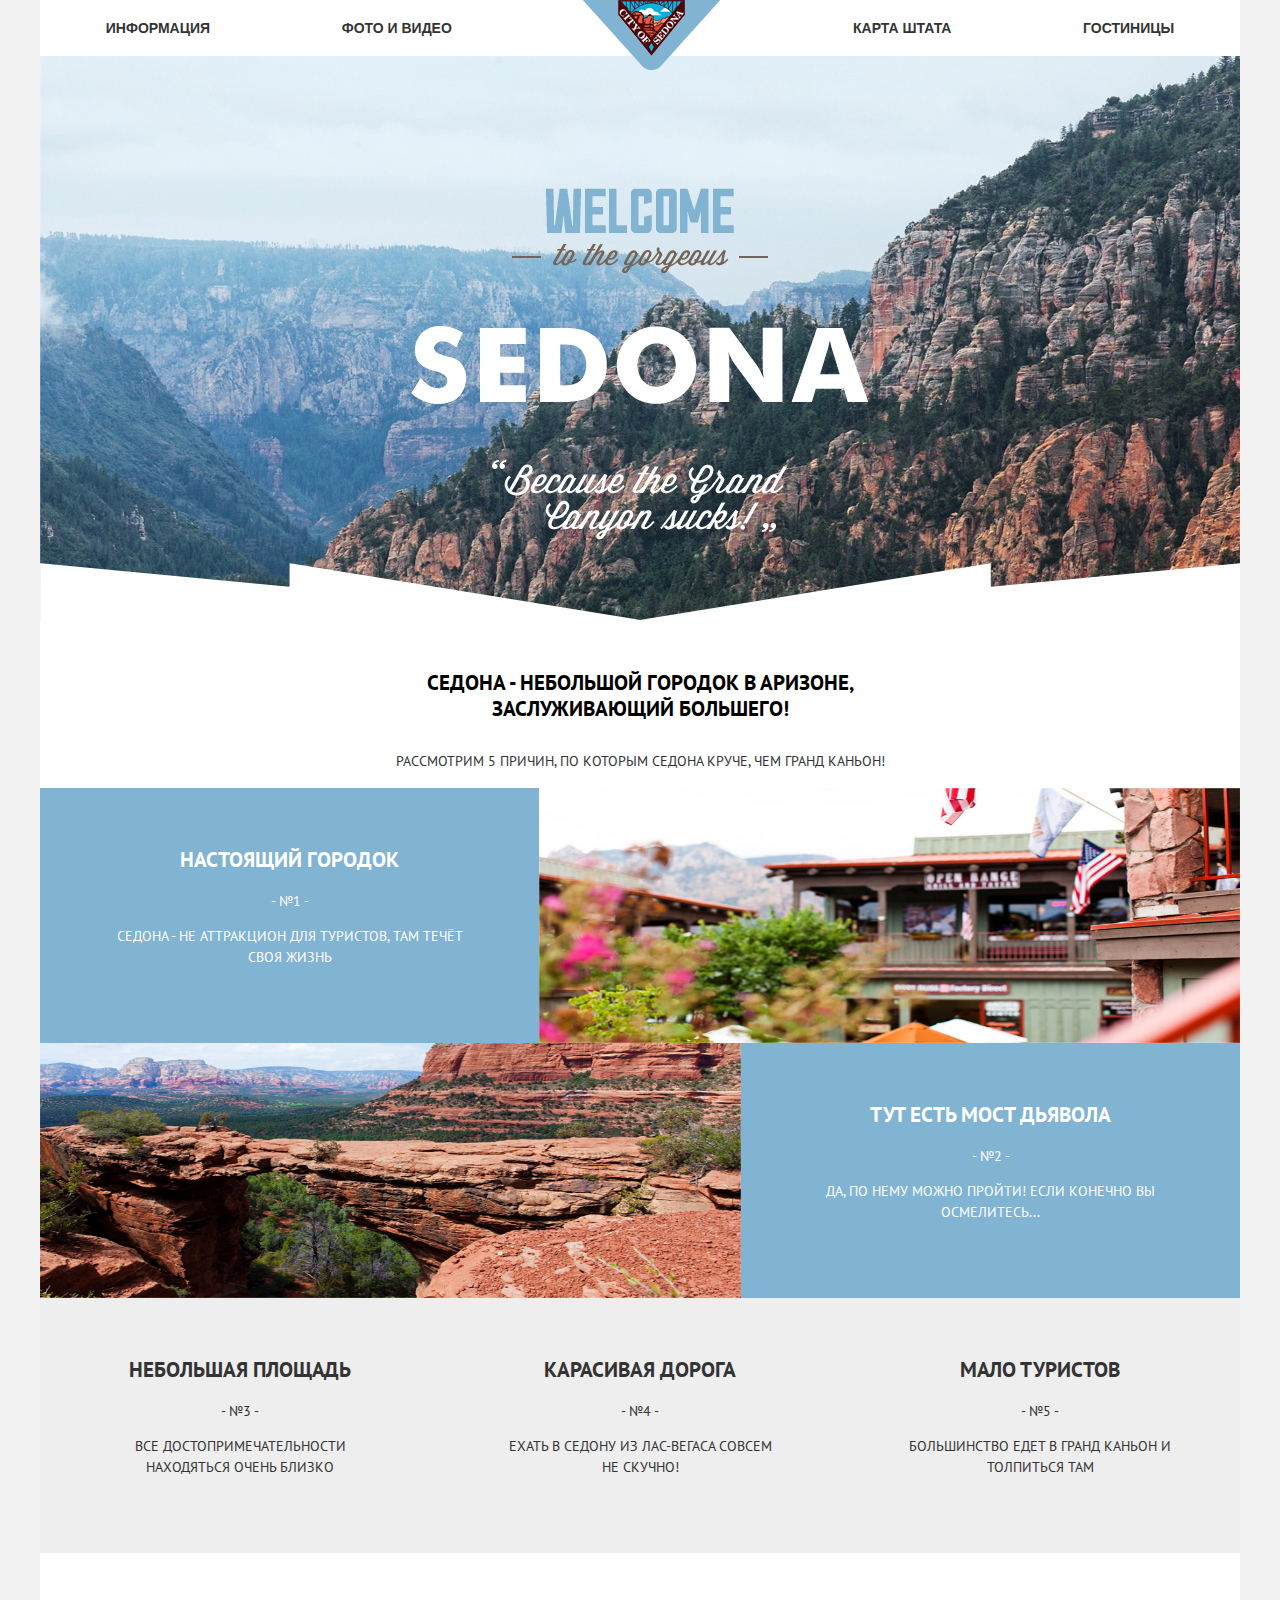
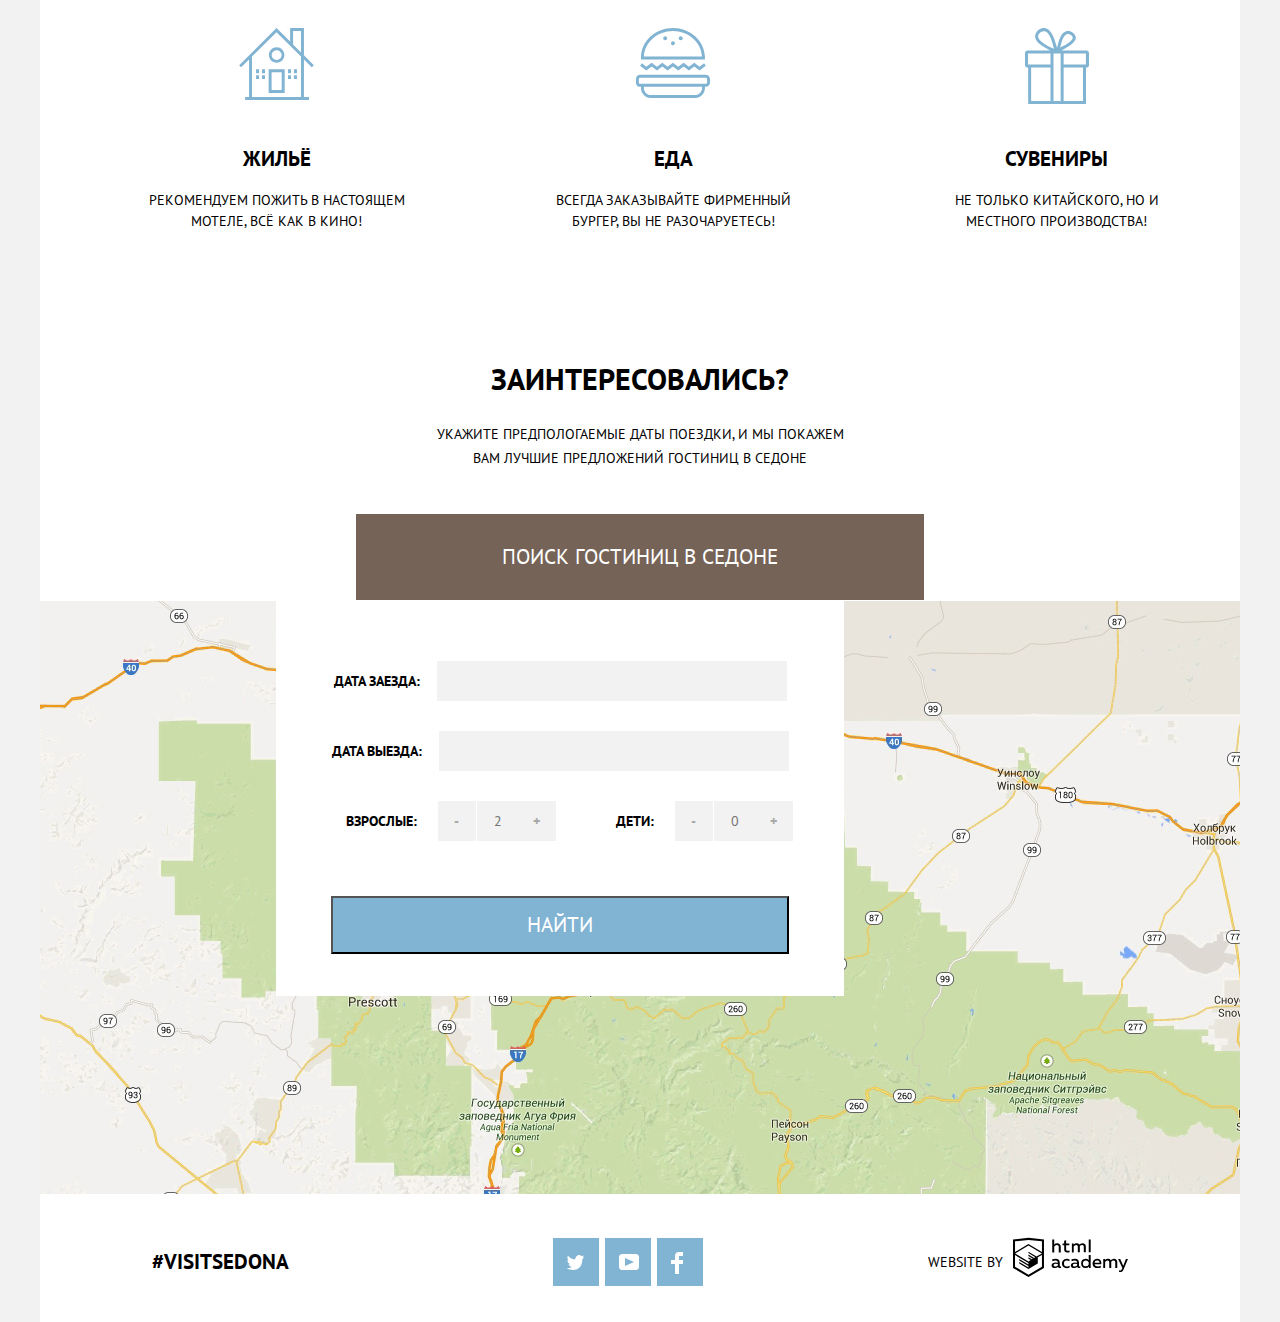
<file: index.html>
<!DOCTYPE html>
<html lang="ru">
  <head>
    <meta charset="utf-8">
    <title>HTML Academy: Седона</title>
    <link rel="stylesheet" href="css/style.css" >
    <link rel="stylesheet" href="css/normalize.css">
    <link href="https://fonts.googleapis.com/css?family=PT+Sans:400,700&amp;subset=cyrillic" rel="stylesheet">
  </head>
  <body>
    <div class="site-container">  
    <header class="main-header">
        <nav class="main-navigation">
          <ul class="site-navigation">
            <li><a href="information.html">ИНФОРМАЦИЯ</a></li>
            <li><a href="photos&videos.html">ФОТО И ВИДЕО</a></li>
            <li class="logo-li"><a class="main-hedder-logo" href="index.html"><img src="img/Логотип.png" alt="Логотип SEDONA" width="138" height="70"></a></li>
            <li><a href="map.html">КАРТА ШТАТА</a></li>
            <li><a href="inner.html">ГОСТИНИЦЫ</a></li>
          </ul>
        </nav>
      </header>
      
      <main class="container">
          
        <section class="page-title">
          <h1 class="billboard">СЕДОНА - НЕБОЛЬШОЙ ГОРОДОК В АРИЗОНЕ, ЗАСЛУЖИВАЮЩИЙ БОЛЬШЕГО!</h1>
        </section>
          
        <section class="reasons">
          <h2>РАССМОТРИМ 5 ПРИЧИН, ПО КОТОРЫМ СЕДОНА КРУЧЕ, ЧЕМ ГРАНД КАНЬОН!</h2>
          <ul>
            <li class="reason reason1">
                <div class="reason-text-block">
                <h3 class="reason-title">НАСТОЯЩИЙ ГОРОДОК</h3>
                <span class="reason-text">- №1 -</span>
                <br>
                <p class="reason-text">СЕДОНА - НЕ АТТРАКЦИОН ДЛЯ ТУРИСТОВ, ТАМ ТЕЧЁТ СВОЯ ЖИЗНЬ</p>   
                </div>
                <img src="img/Layer10.jpg" class="Sight" alt="Красивый домик" width="800" height="400">
            </li>
            <li class="reason reason2">
                <img src="img/Layer5.jpg" class="Sight" alt="Мост дьявола" width="800" height="400">
                <div class="reason-text-block">
                <h3 class="reason-title">ТУТ ЕСТЬ МОСТ ДЬЯВОЛА</h3>
                <span class="reason-text">- №2 -</span>
                <br>
                <p class="reason-text1">ДА, ПО НЕМУ МОЖНО ПРОЙТИ! ЕСЛИ КОНЕЧНО ВЫ ОСМЕЛИТЕСЬ...</p>
                </div>
            </li>
            <div class="reasons345">
            <li class="reason reason3">
                <h3 class="reason-title">НЕБОЛЬШАЯ ПЛОЩАДЬ</h3>
                <span class="reason-text">- №3 -</span>
                <br>
                <p class="reason-text">ВСЕ ДОСТОПРИМЕЧАТЕЛЬНОСТИ НАХОДЯТЬСЯ ОЧЕНЬ БЛИЗКО</p>
            </li>
            <li class="reason reason4">
                <h3 class="reason-title">КАРАСИВАЯ ДОРОГА</h3>
                <span class="reason-text">- №4 -</span>
                <br>
                <p class="reason-text">ЕХАТЬ В СЕДОНУ ИЗ ЛАС-ВЕГАСА СОВСЕМ НЕ СКУЧНО!</p>
            </li>
            <li class="reason reason5">
                <h3 class="reason-title">МАЛО ТУРИСТОВ</h3>
                <span class="reason-text">- №5 -</span>
                <br>
                <p class="reason-text">БОЛЬШИНСТВО ЕДЕТ В ГРАНД КАНЬОН И ТОЛПИТЬСЯ ТАМ</p>
            </li>
            </div>
          </ul>
        </section>
          
        <section class="chips">
            <ul>
             <li class="chip home-chip">
                <h3 class="reason-title2">ЖИЛЬЁ</h3>
                <p class="reason-text2">РЕКОМЕНДУЕМ ПОЖИТЬ В НАСТОЯЩЕМ МОТЕЛЕ, ВСЁ КАК В КИНО!</p> 
             </li>
             <li  class="chip food-chip">
                <h3 class="reason-title2">ЕДА</h3>
                <p class="reason-text2">ВСЕГДА ЗАКАЗЫВАЙТЕ ФИРМЕННЫЙ БУРГЕР, ВЫ НЕ РАЗОЧАРУЕТЕСЬ!</p> 
             </li>
             <li  class="chip present-chip">
                <h3 class="reason-title2">СУВЕНИРЫ</h3>
                <p class="reason-text2">НЕ ТОЛЬКО КИТАЙСКОГО, НО И МЕСТНОГО ПРОИЗВОДСТВА!</p> 
             </li>
            </ul>
        </section>
          
        <section class="gotcha">
          <h2>ЗАИНТЕРЕСОВАЛИСЬ?</h2>
          <P>УКАЖИТЕ ПРЕДПОЛОГАЕМЫЕ ДАТЫ ПОЕЗДКИ, И МЫ ПОКАЖЕМ ВАМ ЛУЧШИЕ ПРЕДЛОЖЕНИЙ ГОСТИНИЦ В СЕДОНЕ</P>
          <button class="button gotcha-button" type="button" name="open-search">ПОИСК ГОСТИНИЦ В СЕДОНЕ</button>
        </section>
                   
        <section class="modal modal-search">
          
          <form class="search-form" action="https://echo.htmlacademy.ru" method="post">
          <fieldset>
          <legend class="visually-hidden">Поиск отеля</legend>
          <label class="form-label" for="date-in">ДАТА ЗАЕЗДА:</label><input class="pole-vvod" id="date-in" type="text" name="date-in">
          <br>
          <label class="form-label"  for="date-out">ДАТА ВЫЕЗДА:</label><input class="pole-vvod"  id="date-out" type="text" name="date-out">
          <br>
          <label class="form-label form-label-person-nomber"  for="person-nomber">ВЗРОСЛЫЕ:</label>
              <button class="button-minus" type="button"><span>-</span></button>
          <input  class="pole-vvod polle-vvod-nomber" type="text" placeholder="2" name="person-nomber" id="person-nomber">
              <button class="button-plus button-plus-first" type="button"><span>+</span></button>
          <label class="form-label form-label-child-nomber"  for="child-nomber">ДЕТИ:</label>
              <button class="button-minus" type="button"><span>-</span></button>
          <input  class="pole-vvod polle-vvod-nomber" type="text" placeholder="0" name="child-nomber" id="child-nomber">
              <button class="button-plus" type="button"><span>+</span></button>
          <br>
          <button class="button-find" type="submit">НАЙТИ</button>
          </fieldset>
          </form>
        </section>
          
        <section class="map">
            <img src="img/map.jpg" width="1200" height="593" alt="Карта">
        </section>
          
      </main>

      <footer class="main-footer">
          <span class="footer-tag">#VISITSEDONA</span>
          <div class="footer-social">
             <ul>
              <li class="social-button"><a class="social-button-href" href="#"><img alt="Twitter" src="img/twitter.svg"></a></li>
              <li class="social-button"><a class="social-button-href" href="#"><img alt="YouTube" src="img/youtube.svg"></a></li>
              <li class="social-button"><a class="social-button-href" href="#"><img alt="FaceBook" src="img/fb-icon.svg"></a></li>
             </ul>
          </div>
          <div class="footer-copyright-container">
          <p class="footer-copyright">Website by</p>
             <a class="button" href="https://htmlacademy.ru"><svg id="Layer_1" data-name="Layer 1" xmlns="http://www.w3.org/2000/svg" viewBox="0 0 108.08 36.85"><title>logo-htmlacademy-small1</title><path d="M44.61,26.88a2,2,0,0,0,.55-0.1v1.33a3.25,3.25,0,0,1-1.18.21,1.67,1.67,0,0,1-1.67-1,4.84,4.84,0,0,1-3.14,1.08c-1.51,0-2.91-.83-2.91-2.55,0-2.13,2-2.79,3.71-2.79a11.08,11.08,0,0,1,2.17.25v-0.3c0-1-.76-1.77-2.19-1.77a7.42,7.42,0,0,0-3,.64v-1.7a10.21,10.21,0,0,1,3.19-.55c2.36,0,3.81,1.12,3.81,3.65v3a0.54,0.54,0,0,0,.49.59h0.17Zm-6.44-1.13A1.35,1.35,0,0,0,39.63,27h0.11a3.39,3.39,0,0,0,2.41-1V24.58a9.72,9.72,0,0,0-1.81-.21c-1,0-2.16.33-2.16,1.38h0Zm12.36-6.11a5,5,0,0,1,2.57.64V22a4.08,4.08,0,0,0-2.3-.7,2.75,2.75,0,1,0,0,5.49,5,5,0,0,0,2.43-.64v1.71a6.27,6.27,0,0,1-2.76.57A4.21,4.21,0,0,1,46,24.51q0-.21,0-0.41a4.32,4.32,0,0,1,4.18-4.46h0.38Zm12.17,7.24a2,2,0,0,0,.55-0.1v1.33a3.25,3.25,0,0,1-1.18.21,1.67,1.67,0,0,1-1.67-1,4.84,4.84,0,0,1-3.14,1.08c-1.51,0-2.91-.83-2.91-2.55,0-2.13,2-2.79,3.71-2.79a11.08,11.08,0,0,1,2.17.25v-0.3c0-1-.76-1.77-2.19-1.77a7.42,7.42,0,0,0-3,.64v-1.7a10.21,10.21,0,0,1,3.19-.55c2.36,0,3.81,1.12,3.81,3.65v3a0.54,0.54,0,0,0,.49.59h0.17Zm-6.44-1.13A1.35,1.35,0,0,0,57.73,27h0.11a3.39,3.39,0,0,0,2.41-1V24.58a9.72,9.72,0,0,0-1.81-.21c-1.06,0-2.16.33-2.16,1.38h0ZM73,16V28.2H71.35V26.88a3.88,3.88,0,0,1-3.19,1.54,4.4,4.4,0,0,1,0-8.78,3.81,3.81,0,0,1,3,1.3V16H73Zm-4.53,5.22a2.76,2.76,0,1,0,0,5.52A2.86,2.86,0,0,0,71.15,25V23A2.91,2.91,0,0,0,68.49,21.27ZM79,19.64c3.31,0,4.46,2.68,3.92,5.09H76.7c0.21,1.5,1.67,2.11,3.19,2.11a6.11,6.11,0,0,0,2.64-.59v1.6a7.14,7.14,0,0,1-3,.57C77,28.42,74.78,27,74.78,24a4.18,4.18,0,0,1,4-4.39H79Zm0.09,1.54a2.28,2.28,0,0,0-2.44,2.1v0.06H81.3A2,2,0,0,0,79.13,21.18Zm5.73,7V19.87h1.65v1a3.81,3.81,0,0,1,2.78-1.27A2.86,2.86,0,0,1,91.89,21a4.12,4.12,0,0,1,2.91-1.33A3.06,3.06,0,0,1,98,23V28.2h-1.9V23.05a1.59,1.59,0,0,0-1.42-1.75H94.42a2.8,2.8,0,0,0-2.07,1.12V28.2h-1.9V23.05A1.59,1.59,0,0,0,89,21.31H88.8a3,3,0,0,0-2.21,1.29v5.63H84.86Zm21.31-8.33h1.9l-3.91,9.46c-0.9,2.17-2.09,2.86-3.35,2.86a4.76,4.76,0,0,1-1.1-.14V30.46a2.86,2.86,0,0,0,.85.12c0.9,0,1.58-.64,2.07-1.9l0.17-.42-4-8.4h2l2.86,6.29ZM38.73,1.46V6.22a3.81,3.81,0,0,1,2.7-1.14,3.25,3.25,0,0,1,3.44,3.4v5.15H43V8.72a1.81,1.81,0,0,0-1.61-2h-0.3a2.93,2.93,0,0,0-2.32,1.39v5.52h-1.9V1.46h1.9ZM49.94,2.31v3h3V6.91h-3v3.81c0,1.1.5,1.46,1.58,1.46a4.49,4.49,0,0,0,1.69-.33v1.6A6.8,6.8,0,0,1,51,13.8a2.55,2.55,0,0,1-2.86-2.74V6.89H46.58V5.26h1.5V2.74Zm5.4,11.31V5.28H57v1A3.81,3.81,0,0,1,59.77,5a2.86,2.86,0,0,1,2.6,1.33A4.12,4.12,0,0,1,65.28,5,3.06,3.06,0,0,1,68.44,8.4v5.21h-1.9V8.46a1.59,1.59,0,0,0-1.42-1.75H64.89a2.8,2.8,0,0,0-2.07,1.12v5.78h-1.9V8.46A1.59,1.59,0,0,0,59.5,6.71H59.27A3,3,0,0,0,57.06,8v5.63H55.34ZM71.17,1.45H73V13.6H71.17V1.45ZM14.71,0H14.55L0,1.54V28.21l14.55,8.66,14.55-8.66V1.54Zm12.5,27.1L14.55,34.64,1.9,27.12V16.18l12.59,7.5V25L5.86,19.9v1.31l8.68,5.21v1.39L5.87,22.65V24l8.68,5.21,8.75-5.24V18.31L27.2,16V27.12Zm0-12.53-3.48,2-1.6,1L14.51,13v1.31L21,18.23H21l-0.14.09-1,.54-5.37-3.2V17l4.24,2.52-1,.67-3.2-1.9v1.31l2.1,1.24L14.5,22.1,2,14.65,14.51,7.11Zm0-1.32L14.49,5.76,1.91,13.25v-10L14.56,1.92,27.21,3.25v10h0Z" transform="translate(0 -0.02)"/></svg>
             </a>
          </div>
        
    </footer>
     </div>    
  </body>
</html>
</file>
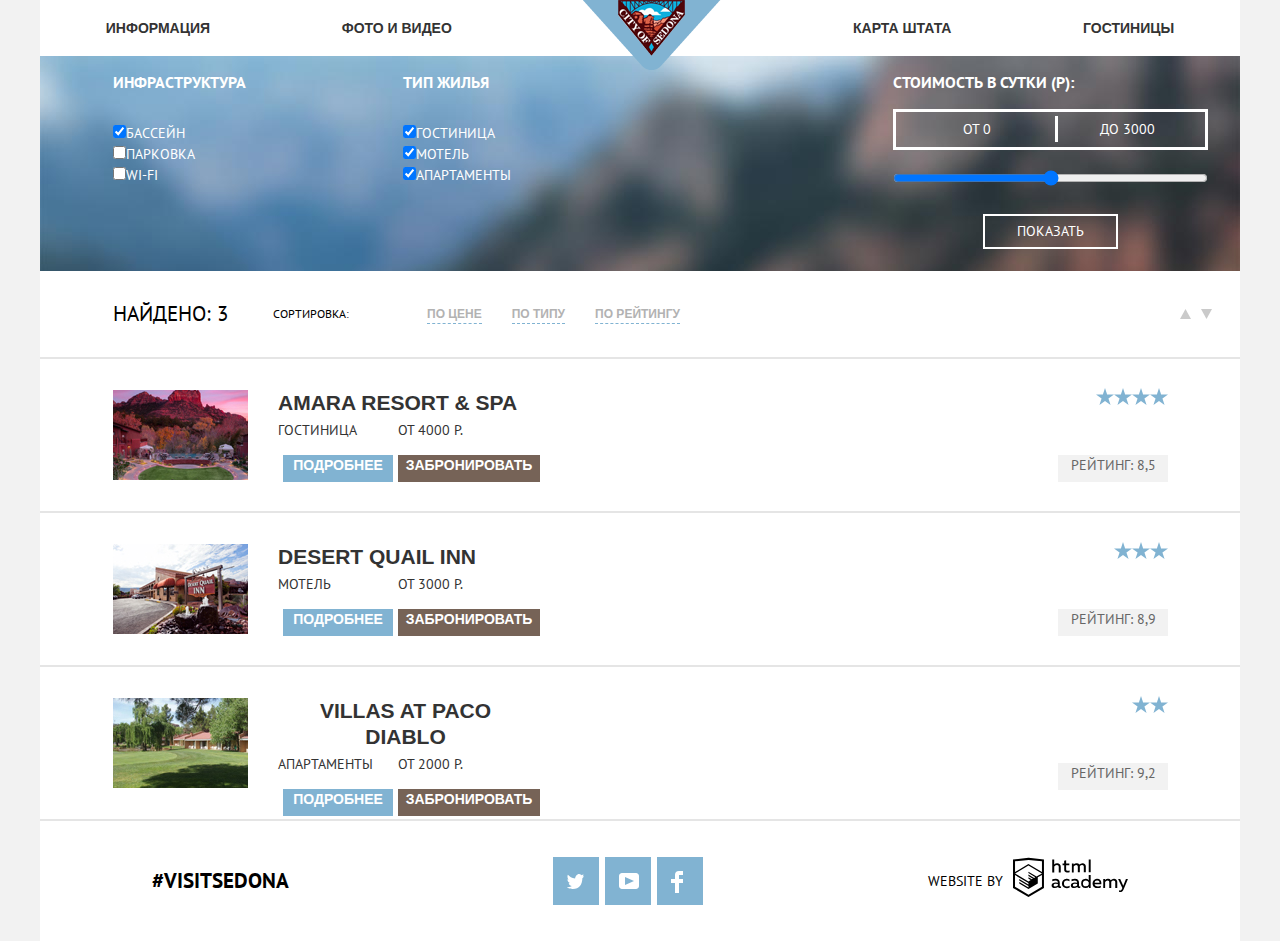
<file: inner.html>
<!DOCTYPE html>
<html lang="ru">
  <head>
    <meta charset="utf-8">
    <title>HTML Academy: Седона</title>
    <link rel="stylesheet" href="css/style.css" >
    <link rel="stylesheet" href="css/normalize.css">
    <link href="https://fonts.googleapis.com/css?family=PT+Sans:400,700&amp;subset=cyrillic" rel="stylesheet">
  </head>
  <body>
    <div class="site-container">  
   <header class="main-header">
        <nav class="main-navigation">
          <ul class="site-navigation">
            <li><a href="information.html">ИНФОРМАЦИЯ</a></li>
            <li><a href="photos&videos.html">ФОТО И ВИДЕО</a></li>
            <li class="logo-li"><a class="main-hedder-logo" href="index.html"><img src="img/Логотип.png" alt="Логотип SEDONA" width="138" height="70"></a></li>
            <li><a href="map.html">КАРТА ШТАТА</a></li>
            <li><a href="inner.html">ГОСТИНИЦЫ</a></li>
          </ul>
        </nav>
      </header>
      
    <main>
        
    <section class="filter">
        <form class="filter-form" action="https://echo.htmlacademy.ru" method="post">
        <div class="spisok-filtrov spisok-filtrov1">
        <h2 class="filter-text">ИНФРАСТРУКТУРА</h2>
        <ul>
          <li><input id="checkbox-swimmingpool" type="checkbox" name="swimmingpool" value="1" checked><label for="checkbox-swimmingpool">БАССЕЙН</label></li>
          <li><input id="checkbox-parking" type="checkbox" name="parking" value="2"><label for="checkbox-parking">ПАРКОВКА</label></li>
          <li><input id="checkbox-wi-fi" type="checkbox" name="wi-fi" value="3"><label for="checkbox-wi-fi">WI-FI</label></li>
        </ul>
        </div>
        <div class="spisok-filtrov spisok-filtrov2">
        <h2 class="filter-text">ТИП ЖИЛЬЯ</h2>
        <ul>
          <li><input id="checkbox-hotel" type="checkbox" name="hotel" value="4" checked><label for="checkbox-hotel">ГОСТИНИЦА</label></li>
          <li><input id="checkbox-motel" type="checkbox" name="motel" value=5 checked><label for="checkbox-motel">МОТЕЛЬ</label></li>
          <li><input id="checkbox-appartament" type="checkbox" name="appartament" value="6" checked><label for="checkbox-appartament">АПАРТАМЕНТЫ</label></li>
        </ul>
        </div>
        <div class="price-filter">
        <h2  class="filter-text">СТОИМОСТЬ В СУТКИ (Р):</h2>
        <div class="otdo"><p class="ebalvrot">ОТ 0</p><p  class="ebalvrotnaoborot">ДО 3000</p></div>
        <input id="price-range" type="range" name="price-filter">
        <br>
        <button class="show-button" type="submit">ПОКАЗАТЬ</button>
        </div>
        </form>
    </section>
        
    <section class="hotels-list">
        <div class="found-info">
        <p class="founded-text">НАЙДЕНО: 3</p>
        <p class="founded-text-min founded-text-min-sort">СОРТИРОВКА:</p>
        <ul>
            <li><a href="pocene.html"><p   class="founded-text-min sorting-button">ПО ЦЕНЕ</p></a></li>
            <li><a href="potipu.html"><p   class="founded-text-min sorting-button">ПО ТИПУ</p></a></li>
            <li><a href="poreitingu.html"><p   class="founded-text-min sorting-button">ПО РЕЙТИНГУ</p></a></li>
        </ul>
        <a href="huyegoznaet.html" class="arrow arrow-up"><svg xmlns="http://www.w3.org/2000/svg" width="11" height="10" viewBox="0 0 11 10"><path d="M5.5 0L0 10h11z"/></svg></a><a href="huyegoznaetdown.html" class="arrow arrow-down"><svg xmlns="http://www.w3.org/2000/svg" width="11" height="10" viewBox="0 0 11 10"><path  d="M5.5 10L0 0h11"/></svg></a>
        </div>
        <h2 class="visually-hidden">Отели:</h2>
        
        <section class="hotel hotel1">
            <img src="img/Layer21.jpg" alt="Фотоs отеля" width="135" height="90">
            <div class="hotel-text-info">
             <a href="amara.html"  class="hotel-name">AMARA RESORT & SPA</a>
            <div class="yaebalvashiclassy">
            <p class="hotel-class">ГОСТИНИЦА</p>
            <p class="hotel-price">ОТ 4000 Р.</p>
            </div>
            <div class="yaebalvashiclassybbb">
            <a class="hotel-info" href="AMARARESORT.html">ПОДРОБНЕЕ</a>
            <a class="hotel-booking" href="bookingAMARARESORT.html">ЗАБРОНИРОВАТЬ</a>
            </div>
            </div>
            <div class="hotel-reiting">
            <div class="star-section">
            <span class="stars"></span>
            <span class="stars"></span>
            <span class="stars"></span>
            <span class="stars"></span>
            </div>
            <span class="reiting">РЕЙТИНГ: 8,5</span>
            </div>
        </section>
        
        <section class="hotel hotel2">
            <img src="img/Layer89.jpg" alt="Фото мотеля" width="135" height="90">
            <div class="hotel-text-info">
            <a href="desert.html" class="hotel-name">DESERT QUAIL INN</a>
            <div class="yaebalvashiclassy">
            <p class="hotel-class">МОТЕЛЬ</p>
            <p class="hotel-price">ОТ 3000 Р.</p>
            </div>
            <div class="yaebalvashiclassybbb">
            <a class="hotel-info" href="DESERTINN.html">ПОДРОБНЕЕ</a>
            <a class="hotel-booking" href="bookingDESERTINN.html">ЗАБРОНИРОВАТЬ</a>
            </div>
            </div>
            <div class="hotel-reiting">
            <div class="star-section">
            <span class="stars"></span>
            <span class="stars"></span>
            <span class="stars"></span>
            </div>
            <span class="reiting">РЕЙТИНГ: 8,9</span>
            </div>
        </section>
        
        <section class="hotel hotel3">
            <img src="img/Layer22.jpg" alt="Фото апартаментов" width="135" height="90">
            <div class="hotel-text-info">
            <a href="villas.html" class="hotel-name">VILLAS AT PACO DIABLO</a>
            <div class="yaebalvashiclassy">
            <p class="hotel-class">АПАРТАМЕНТЫ</p>
            <p class="hotel-price">ОТ 2000 Р.</p>
            </div>
            <div class="yaebalvashiclassybbb">
            <a class="hotel-info" href="villas.html">ПОДРОБНЕЕ</a>
            <a class="hotel-booking" href="bookingVILLAS.html">ЗАБРОНИРОВАТЬ</a>
            </div>
            </div>
            <div class="hotel-reiting">
            <div class="star-section">
            <span class="stars"></span>
            <span class="stars"></span>
            </div>
            <span class="reiting">РЕЙТИНГ: 9,2</span>
            </div>
        </section>
        
    </section>
        
    </main>
      
      <footer class="main-footer">
          <span class="footer-tag">#VISITSEDONA</span>
          <div class="footer-social">
             <ul>
              <li class="social-button"><a class="social-button-href" href="#"><img alt="Twitter" src="img/twitter.svg"></a></li>
              <li class="social-button"><a class="social-button-href" href="#"><img alt="YouTube" src="img/youtube.svg"></a></li>
              <li class="social-button"><a class="social-button-href" href="#"><img alt="FaceBook" src="img/fb-icon.svg"></a></li>
             </ul>
          </div>
          <div class="footer-copyright-container">
          <p class="footer-copyright">Website by</p>
             <a class="button" href="https://htmlacademy.ru"><svg id="Layer_1" data-name="Layer 1" xmlns="http://www.w3.org/2000/svg" viewBox="0 0 108.08 36.85"><title>logo-htmlacademy-small1</title><path d="M44.61,26.88a2,2,0,0,0,.55-0.1v1.33a3.25,3.25,0,0,1-1.18.21,1.67,1.67,0,0,1-1.67-1,4.84,4.84,0,0,1-3.14,1.08c-1.51,0-2.91-.83-2.91-2.55,0-2.13,2-2.79,3.71-2.79a11.08,11.08,0,0,1,2.17.25v-0.3c0-1-.76-1.77-2.19-1.77a7.42,7.42,0,0,0-3,.64v-1.7a10.21,10.21,0,0,1,3.19-.55c2.36,0,3.81,1.12,3.81,3.65v3a0.54,0.54,0,0,0,.49.59h0.17Zm-6.44-1.13A1.35,1.35,0,0,0,39.63,27h0.11a3.39,3.39,0,0,0,2.41-1V24.58a9.72,9.72,0,0,0-1.81-.21c-1,0-2.16.33-2.16,1.38h0Zm12.36-6.11a5,5,0,0,1,2.57.64V22a4.08,4.08,0,0,0-2.3-.7,2.75,2.75,0,1,0,0,5.49,5,5,0,0,0,2.43-.64v1.71a6.27,6.27,0,0,1-2.76.57A4.21,4.21,0,0,1,46,24.51q0-.21,0-0.41a4.32,4.32,0,0,1,4.18-4.46h0.38Zm12.17,7.24a2,2,0,0,0,.55-0.1v1.33a3.25,3.25,0,0,1-1.18.21,1.67,1.67,0,0,1-1.67-1,4.84,4.84,0,0,1-3.14,1.08c-1.51,0-2.91-.83-2.91-2.55,0-2.13,2-2.79,3.71-2.79a11.08,11.08,0,0,1,2.17.25v-0.3c0-1-.76-1.77-2.19-1.77a7.42,7.42,0,0,0-3,.64v-1.7a10.21,10.21,0,0,1,3.19-.55c2.36,0,3.81,1.12,3.81,3.65v3a0.54,0.54,0,0,0,.49.59h0.17Zm-6.44-1.13A1.35,1.35,0,0,0,57.73,27h0.11a3.39,3.39,0,0,0,2.41-1V24.58a9.72,9.72,0,0,0-1.81-.21c-1.06,0-2.16.33-2.16,1.38h0ZM73,16V28.2H71.35V26.88a3.88,3.88,0,0,1-3.19,1.54,4.4,4.4,0,0,1,0-8.78,3.81,3.81,0,0,1,3,1.3V16H73Zm-4.53,5.22a2.76,2.76,0,1,0,0,5.52A2.86,2.86,0,0,0,71.15,25V23A2.91,2.91,0,0,0,68.49,21.27ZM79,19.64c3.31,0,4.46,2.68,3.92,5.09H76.7c0.21,1.5,1.67,2.11,3.19,2.11a6.11,6.11,0,0,0,2.64-.59v1.6a7.14,7.14,0,0,1-3,.57C77,28.42,74.78,27,74.78,24a4.18,4.18,0,0,1,4-4.39H79Zm0.09,1.54a2.28,2.28,0,0,0-2.44,2.1v0.06H81.3A2,2,0,0,0,79.13,21.18Zm5.73,7V19.87h1.65v1a3.81,3.81,0,0,1,2.78-1.27A2.86,2.86,0,0,1,91.89,21a4.12,4.12,0,0,1,2.91-1.33A3.06,3.06,0,0,1,98,23V28.2h-1.9V23.05a1.59,1.59,0,0,0-1.42-1.75H94.42a2.8,2.8,0,0,0-2.07,1.12V28.2h-1.9V23.05A1.59,1.59,0,0,0,89,21.31H88.8a3,3,0,0,0-2.21,1.29v5.63H84.86Zm21.31-8.33h1.9l-3.91,9.46c-0.9,2.17-2.09,2.86-3.35,2.86a4.76,4.76,0,0,1-1.1-.14V30.46a2.86,2.86,0,0,0,.85.12c0.9,0,1.58-.64,2.07-1.9l0.17-.42-4-8.4h2l2.86,6.29ZM38.73,1.46V6.22a3.81,3.81,0,0,1,2.7-1.14,3.25,3.25,0,0,1,3.44,3.4v5.15H43V8.72a1.81,1.81,0,0,0-1.61-2h-0.3a2.93,2.93,0,0,0-2.32,1.39v5.52h-1.9V1.46h1.9ZM49.94,2.31v3h3V6.91h-3v3.81c0,1.1.5,1.46,1.58,1.46a4.49,4.49,0,0,0,1.69-.33v1.6A6.8,6.8,0,0,1,51,13.8a2.55,2.55,0,0,1-2.86-2.74V6.89H46.58V5.26h1.5V2.74Zm5.4,11.31V5.28H57v1A3.81,3.81,0,0,1,59.77,5a2.86,2.86,0,0,1,2.6,1.33A4.12,4.12,0,0,1,65.28,5,3.06,3.06,0,0,1,68.44,8.4v5.21h-1.9V8.46a1.59,1.59,0,0,0-1.42-1.75H64.89a2.8,2.8,0,0,0-2.07,1.12v5.78h-1.9V8.46A1.59,1.59,0,0,0,59.5,6.71H59.27A3,3,0,0,0,57.06,8v5.63H55.34ZM71.17,1.45H73V13.6H71.17V1.45ZM14.71,0H14.55L0,1.54V28.21l14.55,8.66,14.55-8.66V1.54Zm12.5,27.1L14.55,34.64,1.9,27.12V16.18l12.59,7.5V25L5.86,19.9v1.31l8.68,5.21v1.39L5.87,22.65V24l8.68,5.21,8.75-5.24V18.31L27.2,16V27.12Zm0-12.53-3.48,2-1.6,1L14.51,13v1.31L21,18.23H21l-0.14.09-1,.54-5.37-3.2V17l4.24,2.52-1,.67-3.2-1.9v1.31l2.1,1.24L14.5,22.1,2,14.65,14.51,7.11Zm0-1.32L14.49,5.76,1.91,13.25v-10L14.56,1.92,27.21,3.25v10h0Z" transform="translate(0 -0.02)"/></svg>
             </a>
          </div>
        
    </footer>
        
  </div>      
  </body>
</html>
</file>
<file: css/style.css>
body {
    margin: 0;
    padding: 0;
    
    font-family: "PT Sans", Arial, sans-serif;
    font-size: 14px;
    line-height: 26px;
    color: #000000;
    text-transform: uppercase;
    text-transform: uppercase;
    background-color: rgb(242,242,242);
    
    display: flex;
    justify-content: center;
}

a {
    font-family: "PT Sans Narrow", Arial, sans-serif;
    font-size: 14px;
    line-height: 26px;
    color: #333333;
    text-transform: uppercase;
    text-decoration: none;
    font-weight: bold;
}

main {
     text-align: center;
}

.main-navigation {
    color: #000000;
    
    background-color: #ffffff;
    
    display: flex;
}

section.page-title {
        display: block;
        width: 1200;
        height: 566;
    
        background: url(../img/background.jpg) no-repeat  top center;

}

div.page-title::after {
    background: no-repeat url(../img/Shape.png) ;
    background-size: 103%;
    background-position: top center;
    
    margin: 0;
}

.site-navigation {
    list-style: none;
    font-style: bold;
    
    display: flex;
    width: 1200px;
    height: 56px;
    justify-content: space-around;
    
    margin: 0;
    padding: 0;
}

.site-navigation a:hover,
.site-navigation a:focus {
   color: #81b3d2;
}

.site-navigation a:active {
    color: rgb( 202, 202, 202);
}

.reasons ul{
    list-style: none;
}

.reasons h2 {
    color: #333333;
    font-size: 14px;
}

.reason1,
.reason2 {
    color: #fff;
    background-color: rgb(129, 179, 210);
    display: flex;
    width: 1200px;
    height: 245;

}

.reason3,
.reason4,
.reason5 {
    color: #333333;
    background-color: rgb(238, 238, 238);
    
    width: 400px;
    height: 215px;
    
    padding-left: 60px;
    padding-right: 60px;
    padding-top: 40px;
    
}

.chips ul li{
    list-style: none; 
}

.living-chip {
    background: url(../img/icon-1.svg) no-repeat;
} 

.gotcha button {
    font-size: 21px;
    color: #ffffff;
    text-align: center;
    background-color: rgb(118, 99, 87);
    border: none;
    width: 568px;
    height: 86px;
    margin-top: 30px;
    margin-bottom: 0;
    
}

.modal-search {
    position: absolute;
    right: calc(436px);
    z-index: 1;

    background-color: #fff;
    width: 568px;
    height: 395px;
}



.billboard {
    padding-top: 600px;
    font-size: 21px;
    
    display: inline-block;
    width: 440px;
}

.reason-title {
    font-size: 21px;
}

.footer-tag {
    font-weight: bold;
    font-size: 21px;
}



.footer-social ul {
    list-style: none;
    
    width: 150px;
    display: flex;
    justify-content: space-between;
}

.home {
    background-image: url(../img/icon-1.svg);
}

fieldset {
    border: 0;
}

.main-footer {
  background-color: rgb(255, 255, 255);
  height: 120px;
  display: flex;
  justify-content: space-around;
  align-items: center;
}





.filter ul{
    list-style: none; 
    line-height: 21px;
    
}

.hotels-list ul {
    list-style: none;    
}

.filter-text {
    font-size: 16px;
}

.filter {
    color: #fff;
    background: no-repeat url(../img/filterbackground.jpg);
}

p.founded-text {
    font-size: 21px;
    line-height: 26px;
    margin-left: 73px;
}

.founded-text-min {
    font-size: 12px;
    line-height: 18px;
}

.visually-hidden {
    position: absolute;
    width: 1px;
    height: 1px;
    margin: -1px;
    border: 0px;
    padding: 0px;
    clip: rect(0 0 0 0);
    overflow: hidden;
}
.hotel-name {
    font-size: 21px;
}

.hotel-class,
.hotel-price {
    color: #333;
}

.hotel-info,
.hotel-booking {
    color: #fff;
    line-height: 21px;
    height: 27px;
    margin-left: 5px;
}

.hotel-info {
    background-color: rgb(129, 179, 210);
    width: 110px;
}

.hotel-booking {
    background-color: rgb(118, 99, 87);
    width: 142px;
}



section.hotel {
    margin: 0px;
    border-bottom:  2px solid rgb(229, 229, 229);
    
    display: flex;
    width: 1200px;
    height: 152px;
    align-items: center;
    align-content: center;
}


section.hotel1 {
    border-top:  2px solid rgb(229, 229, 229);
}

.social-items {
    list-style: none;
    
    display: block;
    width: 46px;
    height: 48px;
    background-color:  rgb(129, 179, 210);
}



.sorting-button {
    text-decoration: none;
    border-bottom: 1px dashed #81b3d2;
    color: rgb(178, 178, 178);
    margin-left: 30px;
}

.sorting-button:hover,
.sorting-button:focus {
    color: #81b3d2;
}

.sorting-button:active {
    color: #000;
}

.arrow {
     fill: rgb(202, 202, 202); 
}

.arrow:hover,
.arrow:focus {
     fill: rgb(0, 0, 0); 
}

.arrow:active {
     fill: #81b3d2; 
}




.hotel-info:focus,
.hotel-info:hover {
    background-color: rgb( 102, 158, 192);
}

.hotel-info:active {
    color: rgba(255,255,255,0.3);
    background-color: rgb(84,150,189);
}

.hotel-booking:focus,
.hotel-booking:hover {
    background-color: rgb(96,78,67);
}


.hotel-booking:active {
    color: rgba(255,255,255,0.3);
    background-color: rgb(80,62,51);
}

.hotel-name:focus,
.hotel-name:hover {
    color: #81b3d2;
}

.hotel-name:active {
    color: rgb(202,202,202);
}

.gotcha button:focus,
.gotcha button:hover {
    background-color: rgb(96,78, 67);
}

.gotcha button:active {
    color: rgba(255,255,255,0.7);
    background-color: rgb(80,62,51);
}

.pole-vvod {
    background-color: rgb(242,242,242);
    
    height: 38px;
    border: 0;
    
    margin-bottom: 30px;
}


.pole-vvod:hover {
    background-color: rgb(235,235,235);
}

.pole-vvod:focus,
.pole-vvod:active {
    background-color: #fff;
}

.button-minus,
.button-plus {
    color: rgb(169,169,169);
    font-weight: bold;
    border: 0;
    width: 38px;
    height: 40px;
    padding-top: 5px;
    padding-bottom: 5px;
    background-color: rgb(242,242,242);
}


.button-minus:active span,
.button-plus:active span{
    color: rgb(129,179,210);
}

.button-minus:focus,
.button-plus:focus,
.button-minus:hover,
.button-plus:hover {
    color: #000;
}

.button-find {
    font-size: 21px;
    line-height: 26px;
    color: #fff;
    background-color: rgb(129,179,210);
    
    width: 458px;
    height: 58px;
    
    margin-top: 25px;
}ss

.button-find:focus,
.button-find:hover {
    background-color: rgb(102,158,192);
}

.button-find:active {
    color: rgba( 255, 255, 255, 0.3);
    background-color: rgb(84,150,189);
}



#Layer_1 {
    fill: "#231f20";
    width: 115px;
    height: 41px;
}

#Layer_1:focus,
#Layer_1:hover {
    fill: rgb(129,179,210);
}

#Layer_1:active {
    fill: rgb(189,187,188);
}

li.home-chip {
    background: no-repeat url(../img/icon-1.svg);
    background-position: 50% 61px;
}

li.food-chip {
   background: no-repeat url(../img/icon-3.svg);
   background-position: 50% 61px;
}

li.present-chip {
   background: no-repeat url(../img/icon-2.svg); 
   background-position: 50% 61px;
}



.social-button:focus,
.social-button:hover {
    display: block;
    background: rgb(102, 158, 192);
}

.social-button:active img {
    opacity: 0.3;
}

.social-button:active {
    background: rgb(84,150,189);
}

.site-container {
    margin: 0;
    padding: 0;
    
    width: 1200px;
    background-color: #ffffff;
}

.reason {
    line-height: 21px;
}

.chips ul{
    line-height: 21px;
    
    display: flex;
}



.gotcha h2{
    line-height: 36px;
    font-size: 30px;
    
    margin-top: 50px;
}

.gotcha {
    line-height: 24px;
    
    display: inline-block;
    height: 290px; 
}

.chip {
    display: block; 
    height: 170px;
    
    padding-left: 60px;
    padding-right: 60px;
    padding-top: 160px;
}


.social-button {
    width: 46px;
    height: 48px;
    background-color: rgb(129,179,210);
}

.reasons h2 {
    font-weight: normal;
}

.site-navigation {
    align-items: center;
}

.logo-li {
    align-self: flex-start;
}



.reason-text-block {
    padding-top: 40px;
    padding-left: 60px;
    padding-right: 60px;
}

.reasons ul{
    padding-left: 0;
}

.reason img{
    height: 255px;
}

.reasons345 {
    display: flex;
}

.gotcha p {
    padding-left: 382px;
    padding-right: 382px;
}



#date-in,
#date-out {
    width: 346px;
}

.polle-vvod-nomber {
    width: 38px;
    
    margin-left: -3px;
    margin-right: -5px;
    
    text-align: center;
}

.form-label {
    padding-right: 17px;
    font-weight: bold;
}

.search-form {
    margin-top: 55px;
}

.borron-plus-first {
    
}

.button-plus-first {
    margin-right: 40px;
}



.form-label-person-nomber {
    margin-left: 18px;
}

.form-label-child-nomber {
    padding-left: 16px;
}

.footer-social ul{
    display: flex;
    align-items: center;
}

.footer-copyright-container {
    display: flex;
    justify-content: space-between;
    width: 200px;
    align-items: center;
}







.social-button-href img{
    position: relative;
    left: 30%;
    top: 30%;
}





.reason-title2 {
    font-size: 21px;
}

.gotcha-button {
    line-height: 26px;
}



.filter-form {
    display: flex;
    flex-wrap: wrap;
    height: 215px;
}

.found-info {
    display: flex;
    height: 86px;
    align-items: center;
}

.found-info  ul {
     display: flex;
     margin-left: 8px;
}

.founded-text-min-sort {
     margin-left: 45px;
}

.arrow-up {
    margin-left: 500px;
    margin-right: 10px;
}

.hotel img{
    margin-left: 73px;
}

.hotel-text-info {
    margin-left: 30px;
    
    display: flex;
    flex-wrap: wrap;
    justify-content: flex-start;
    width: 255px;
    height: 90px;
}

.yaebalvashiclassy {
    display: flex;
    width: 185px;
    justify-content: space-between;
    
    line-height: 21px;
    font-size: 14px;
    
    margin-top: -10px;
}

.yaebalvashiclassybbb {
        display: flex;
        line-height: 21px;
}

.spisok-filtrov {
    display: flex;
    flex-direction: column;
    flex-wrap: wrap;
    text-align: left;
    width: 140px;
}

.spisok-filtrov ul{
    padding: 0;
}

.spisok-filtrov2 {
    margin-left: 150px;
}

.spisok-filtrov1 {
    margin-left: 73px;
}

.price-filter {
    margin-left: 350px;
    width: 315px;
    
}

.otdo {
    display: flex;
    border: 3px solid #fff;
    height: 35px;
    align-items: center;
    justify-content: space-between;
}



.price-filter h2{
        text-align: left;
}

.ebalvrot {
    border-right: 3px solid #fff;
    padding-right: 64px;
    padding-left: 67px;
}

.ebalvrotnaoborot {
    padding-right: 50px;
}

.show-button {
  display: inline-block;
  background-color: rgba(0,0,0,0);
  color: #fff;
  border: 2px solid #fff;
  text-align: center;
  width: 135px;
  height: 35px;
  margin-top: 20px;
}

#price-range {
    width: 100%;
    margin-top: 20px;
}

.stars {
    display: block;
    background: no-repeat url(../img/star.svg);
    height: 17px;
    width: 18px;
}



.star-section {
    display: flex;
    justify-content: space-between;
    align-items: center;
    height: 17px;
}

.reiting {
    display: inline-block;
    line-height: 21px;
    width: 110px;
    height: 27px;
    background: rgb(242,242,242);
    text-align: center;
    color: #666;
    margin-top: 50px;
}

.hotel-reiting {
    display: flex;
    flex-wrap: wrap;
    width: 110px;
    justify-content: flex-end;
    margin-left: 525px;
}
</file>
